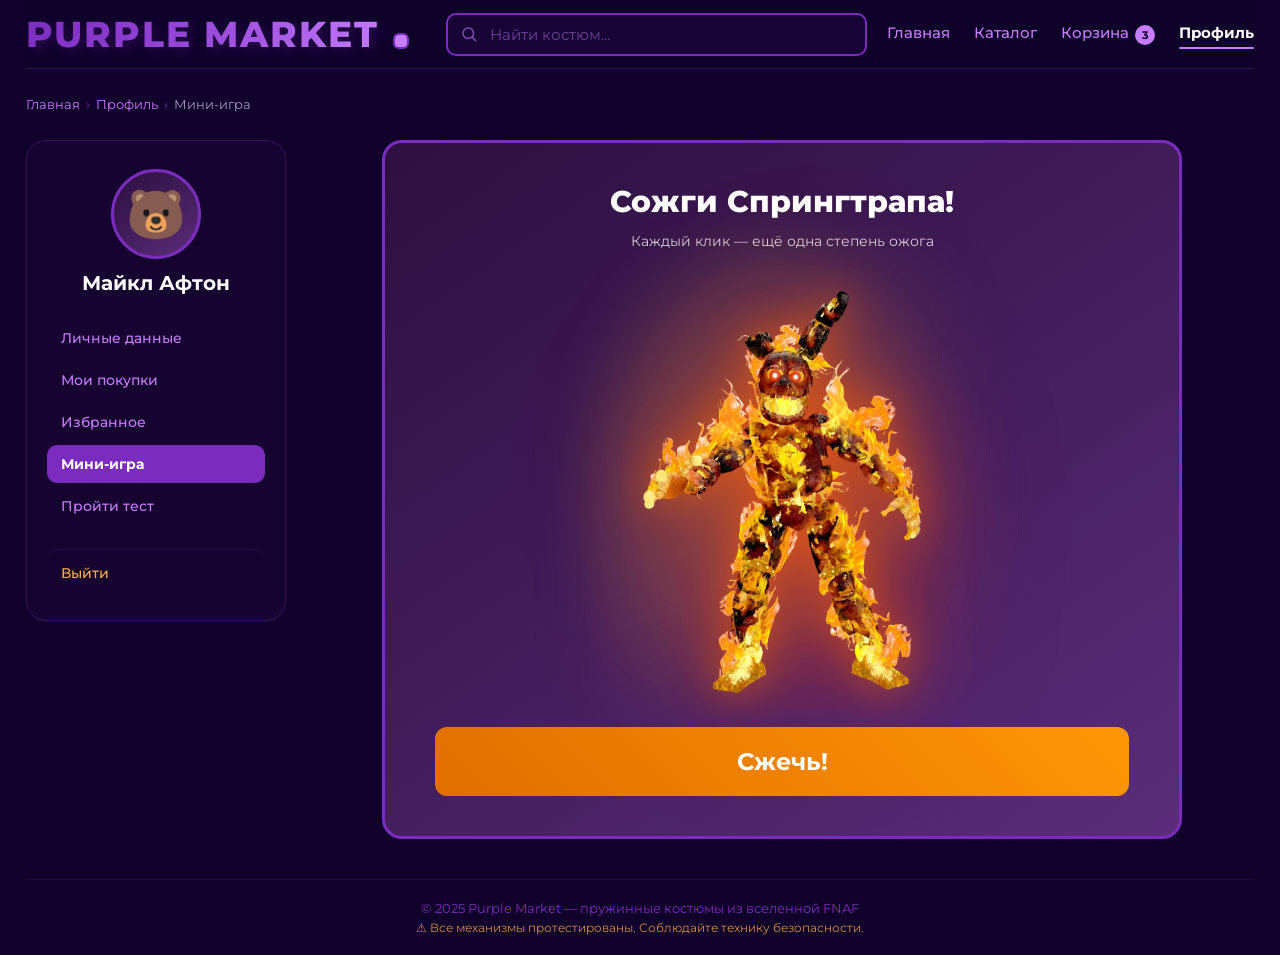
<file: mini-game.html>
<!DOCTYPE html>
<html lang="ru">
<head>
    <link rel="stylesheet" href="mini-game.css">
    <meta charset="UTF-8">
    <meta name="viewport" content="width=device-width, initial-scale=1.0">
    <title>Сожги Спрингтрапа | Purple Market</title>
    <link rel="preconnect" href="https://fonts.googleapis.com">
    <link rel="preconnect" href="https://fonts.gstatic.com" crossorigin>
    <link href="https://fonts.googleapis.com/css2?family=Montserrat:wght@400;500;600;700;800;900&display=swap" rel="stylesheet">
</head>
<body>
    <!-- ===== ХЕДЕР (из профиля) ===== -->
    <div class="header">
        <h1 class="logo">Purple Market</h1>
        <div class="search-wrap">
            <svg class="search-icon" width="18" height="18" viewBox="0 0 24 24" fill="none" xmlns="http://www.w3.org/2000/svg">
                <circle cx="11" cy="11" r="7" stroke="currentColor" stroke-width="2"/>
                <path d="M21 21L16.65 16.65" stroke="currentColor" stroke-width="2" stroke-linecap="round"/>
            </svg>
            <input class="search" type="text" placeholder="Найти костюм..." />
        </div>
        <div class="links">
            <a class="a" href="index.html">Главная</a>
            <a class="a" href="catalog.html">Каталог</a>
            <a class="a" href="cart.html">Корзина <span class="cart-badge">3</span></a>
            <a class="a active" href="profile.html">Профиль</a>
        </div>
    </div>

    <!-- ===== ХЛЕБНЫЕ КРОШКИ ===== -->
    <div class="breadcrumbs">
        <a href="index.html">Главная</a>
        <span class="breadcrumb-sep">›</span>
        <a href="profile.html">Профиль</a>
        <span class="breadcrumb-sep">›</span>
        <span class="breadcrumb-current">Мини-игра</span>
    </div>

    <!-- ===== ОСНОВНАЯ СЕТКА (как в профиле) ===== -->
    <div class="profile-layout">
        <!-- Боковая панель (из профиля) -->
        <aside class="profile-sidebar">
            <div class="profile-avatar">🐻</div>
            <h2 class="profile-username">Майкл Афтон</h2>
            <nav class="profile-nav">
                <a href="#" class="profile-nav-link">Личные данные</a>
                <a href="pokupki.html" class="profile-nav-link">Мои покупки</a>
                <a href="favourites.html" class="profile-nav-link">Избранное</a>
                <a href="mini-game.html" class="profile-nav-link active">Мини-игра</a>
                <a href="test.html" class="profile-nav-link">Пройти тест</a>
                <a href="#" class="profile-nav-link logout">Выйти</a>
            </nav>
        </aside>

        <!-- Основной контент (игра) -->
        <main class="profile-content">
            <div class="game-container">
                <h2 class="title">Сожги Спрингтрапа!</h2>
                <div class="sub">Каждый клик — ещё одна степень ожога</div>

                <div class="springtrap-area" id="clickArea">
                    <img class="img" src="./img/springtrap.png" alt="Спрингтрап">
                </div>
  
                <button class="button" id="fireButton">Сжечь!</button>
            </div>
        </main>
    </div>

    <!-- ===== ФУТЕР (из профиля) ===== -->
    <footer class="footer">
        <div class="footer-content">
            <p>© 2025 Purple Market — пружинные костюмы из вселенной FNAF</p>
            <p class="footer-warning">⚠ Все механизмы протестированы. Соблюдайте технику безопасности.</p>
        </div>
    </footer>
</body>
</html>
</file>
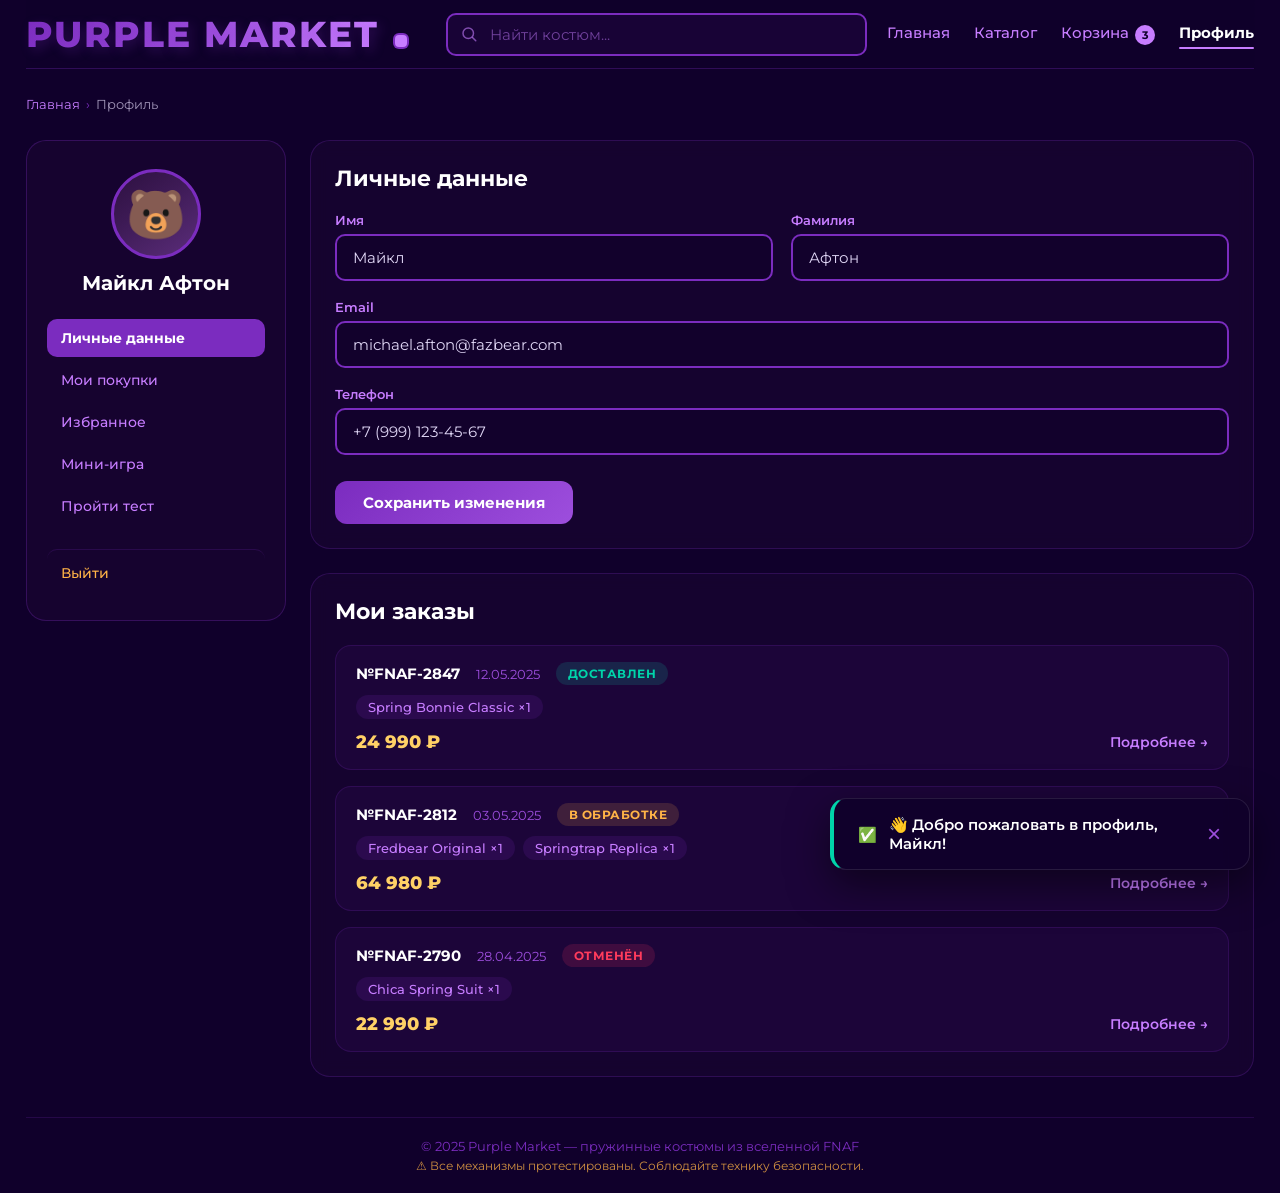
<file: profile.html>
<!-- profile.html -->
<!DOCTYPE html>
<html lang="ru">
<head>
    <link rel="stylesheet" href="profile.css">
    <meta charset="UTF-8">
    <meta name="viewport" content="width=device-width, initial-scale=1.0">
    <title>Профиль | Purple Market</title>
    <link rel="preconnect" href="https://fonts.googleapis.com">
    <link rel="preconnect" href="https://fonts.gstatic.com" crossorigin>
    <link href="https://fonts.googleapis.com/css2?family=Montserrat:wght@400;500;600;700;800;900&display=swap" rel="stylesheet">
    <link rel="stylesheet" href="profile.css">
</head>
<body>
    <div class="header">
        <h1 class="logo">Purple Market</h1>
        <div class="search-wrap">
            <svg class="search-icon" width="18" height="18" viewBox="0 0 24 24" fill="none" xmlns="http://www.w3.org/2000/svg">
                <circle cx="11" cy="11" r="7" stroke="currentColor" stroke-width="2"/>
                <path d="M21 21L16.65 16.65" stroke="currentColor" stroke-width="2" stroke-linecap="round"/>
            </svg>
            <input class="search" type="text" placeholder="Найти костюм..." />
        </div>
        <div class="links">
            <a class="a" href="index.html">Главная</a>
            <a class="a" href="catalog.html">Каталог</a>
            <a class="a" href="cart.html">Корзина <span class="cart-badge">3</span></a>
            <a class="a active" href="profile.html">Профиль</a>
        </div>
    </div>

    <div class="breadcrumbs">
        <a href="index.html">Главная</a>
        <span class="breadcrumb-sep">›</span>
        <span class="breadcrumb-current">Профиль</span>
    </div>

    <div class="profile-layout">
        <!-- Боковая панель -->
        <aside class="profile-sidebar">
            <div class="profile-avatar">🐻</div>
            <h2 class="profile-username">Майкл Афтон</h2>
            <nav class="profile-nav">
                <a href="#" class="profile-nav-link active">Личные данные</a>
                <a href="pokypki.html" class="profile-nav-link">Мои покупки</a>
                <a href="favourites.html" class="profile-nav-link">Избранное</a>
                <a href="mini-game.html" class="profile-nav-link">Мини-игра</a>
                <a href="test.html" class="profile-nav-link">Пройти тест</a>
                <a href="#" class="profile-nav-link logout">Выйти</a>
            </nav>
        </aside>

        <!-- Основной контент -->
        <main class="profile-content">
            <!-- Секция личных данных -->
            <section class="profile-section">
                <h2 class="section-title">Личные данные</h2>
                <form class="profile-form">
                    <div class="form-row">
                        <div class="form-group">
                            <label class="form-label" for="firstName">Имя</label>
                            <input type="text" id="firstName" class="form-input" value="Майкл">
                        </div>
                        <div class="form-group">
                            <label class="form-label" for="lastName">Фамилия</label>
                            <input type="text" id="lastName" class="form-input" value="Афтон">
                        </div>
                    </div>
                    <div class="form-group">
                        <label class="form-label" for="email">Email</label>
                        <input type="email" id="email" class="form-input" value="michael.afton@fazbear.com">
                    </div>
                    <div class="form-group">
                        <label class="form-label" for="phone">Телефон</label>
                        <input type="tel" id="phone" class="form-input" value="+7 (999) 123-45-67">
                    </div>
                    <button type="submit" class="save-btn">Сохранить изменения</button>
                </form>
            </section>

            <!-- Секция с заказами -->
            <section class="profile-section">
                <h2 class="section-title">Мои заказы</h2>
                <div class="orders-list">
                    <!-- Заказ 1 -->
                    <div class="order-card">
                        <div class="order-header">
                            <span class="order-number">№FNAF-2847</span>
                            <span class="order-date">12.05.2025</span>
                            <span class="order-status delivered">Доставлен</span>
                        </div>
                        <div class="order-items">
                            <span class="order-item">Spring Bonnie Classic ×1</span>
                        </div>
                        <div class="order-footer">
                            <span class="order-total">24 990 ₽</span>
                            <a href="#" class="order-details-link">Подробнее →</a>
                        </div>
                    </div>

                    <!-- Заказ 2 -->
                    <div class="order-card">
                        <div class="order-header">
                            <span class="order-number">№FNAF-2812</span>
                            <span class="order-date">03.05.2025</span>
                            <span class="order-status processing">В обработке</span>
                        </div>
                        <div class="order-items">
                            <span class="order-item">Fredbear Original ×1</span>
                            <span class="order-item">Springtrap Replica ×1</span>
                        </div>
                        <div class="order-footer">
                            <span class="order-total">64 980 ₽</span>
                            <a href="#" class="order-details-link">Подробнее →</a>
                        </div>
                    </div>

                    <!-- Заказ 3 (отменён) -->
                    <div class="order-card">
                        <div class="order-header">
                            <span class="order-number">№FNAF-2790</span>
                            <span class="order-date">28.04.2025</span>
                            <span class="order-status cancelled">Отменён</span>
                        </div>
                        <div class="order-items">
                            <span class="order-item">Chica Spring Suit ×1</span>
                        </div>
                        <div class="order-footer">
                            <span class="order-total">22 990 ₽</span>
                            <a href="#" class="order-details-link">Подробнее →</a>
                        </div>
                    </div>
                </div>
            </section>
        </main>
    </div>

    <footer class="footer">
        <div class="footer-content">
            <p>© 2025 Purple Market — пружинные костюмы из вселенной FNAF</p>
            <p class="footer-warning">⚠ Все механизмы протестированы. Соблюдайте технику безопасности.</p>
        </div>
    </footer>

    <script src="profile.js"></script>
</body>
</html>
</file>
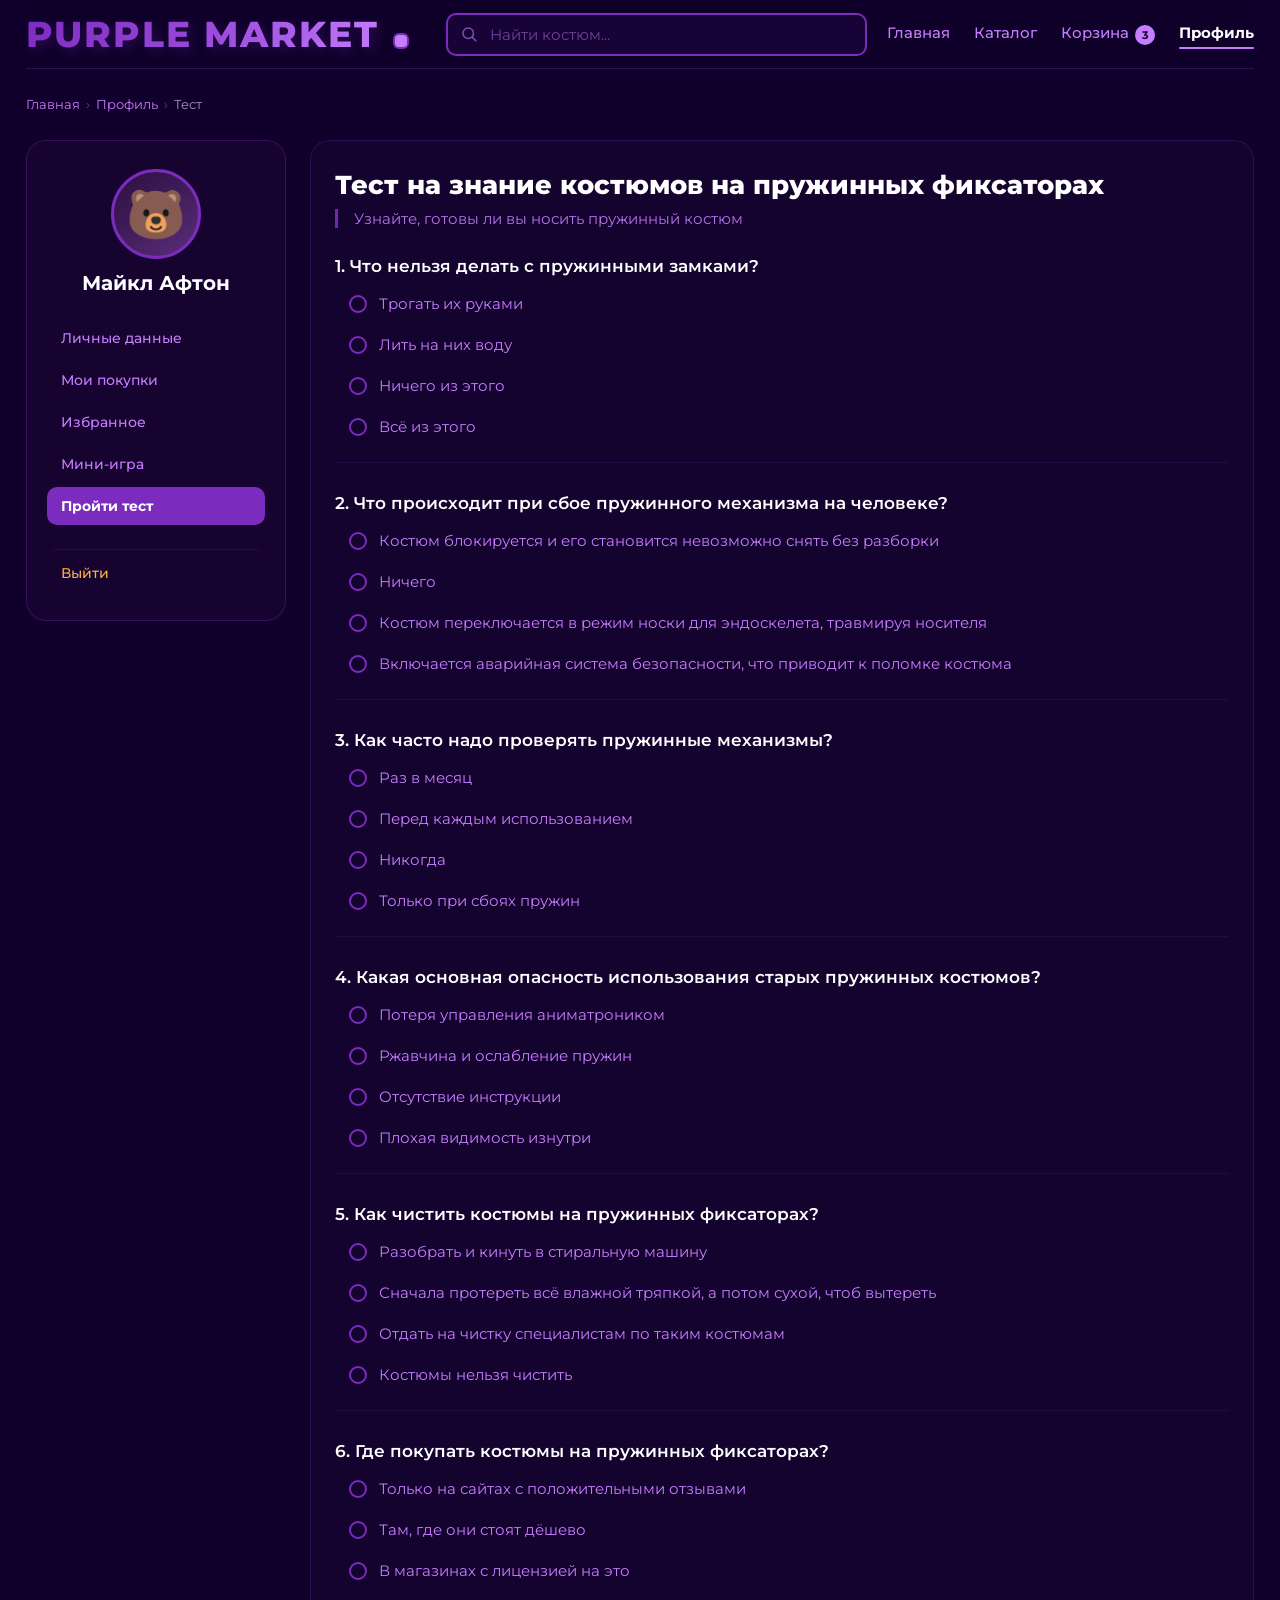
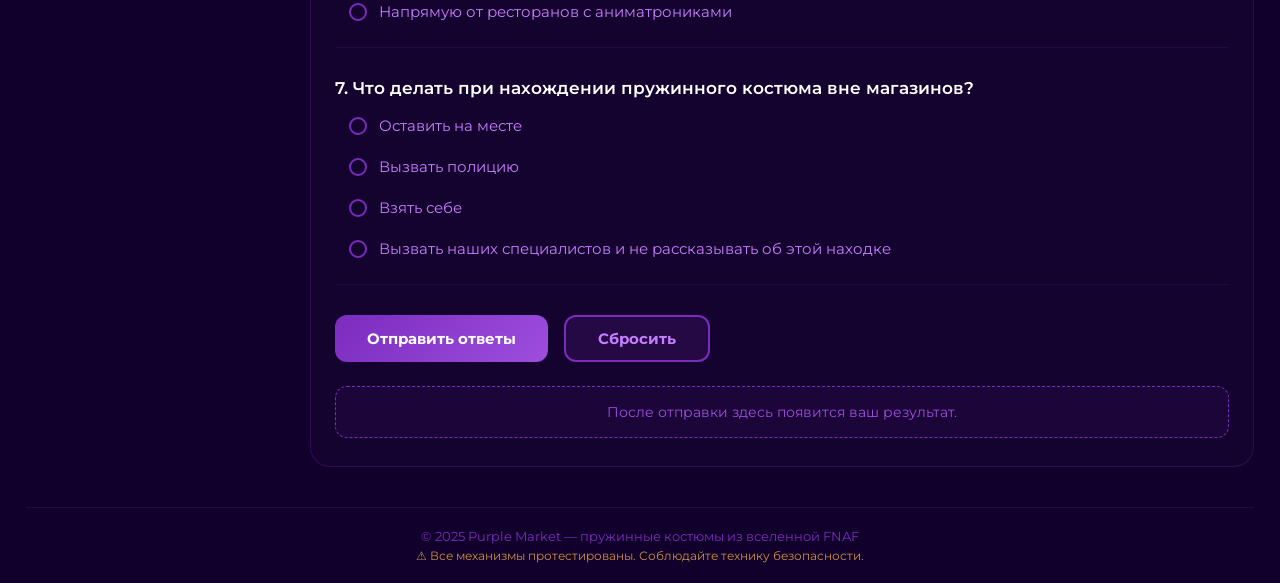
<file: test.html>
<!-- test.html -->
<!DOCTYPE html>
<html lang="ru">
<head>
    <meta charset="UTF-8">
    <meta name="viewport" content="width=device-width, initial-scale=1.0">
    <title>Тест | Purple Market</title>
    <link rel="preconnect" href="https://fonts.googleapis.com">
    <link rel="preconnect" href="https://fonts.gstatic.com" crossorigin>
    <link href="https://fonts.googleapis.com/css2?family=Montserrat:wght@400;500;600;700;800;900&display=swap" rel="stylesheet">
    <link rel="stylesheet" href="test.css">
</head>
<body>
    <!-- ХЕДЕР -->
    <div class="header">
        <h1 class="logo">Purple Market</h1>
        <div class="search-wrap">
            <svg class="search-icon" width="18" height="18" viewBox="0 0 24 24" fill="none" xmlns="http://www.w3.org/2000/svg">
                <circle cx="11" cy="11" r="7" stroke="currentColor" stroke-width="2"/>
                <path d="M21 21L16.65 16.65" stroke="currentColor" stroke-width="2" stroke-linecap="round"/>
            </svg>
            <input class="search" type="text" placeholder="Найти костюм..." />
        </div>
        <div class="links">
            <a class="a" href="index.html">Главная</a>
            <a class="a" href="catalog.html">Каталог</a>
            <a class="a" href="cart.html">Корзина <span class="cart-badge">3</span></a>
            <a class="a active" href="profile.html">Профиль</a>
        </div>
    </div>

    <!-- ХЛЕБНЫЕ КРОШКИ -->
    <div class="breadcrumbs">
        <a href="index.html">Главная</a>
        <span class="breadcrumb-sep">›</span>
        <a href="profile.html">Профиль</a>
        <span class="breadcrumb-sep">›</span>
        <span class="breadcrumb-current">Тест</span>
    </div>

    <!-- ОСНОВНАЯ СЕТКА -->
    <div class="test-layout">
        <!-- БОКОВАЯ ПАНЕЛЬ -->
        <aside class="profile-sidebar">
            <div class="profile-avatar">🐻</div>
            <h2 class="profile-username">Майкл Афтон</h2>
            <nav class="profile-nav">
                <a href="#" class="profile-nav-link">Личные данные</a>
                <a href="pokypki.html" class="profile-nav-link">Мои покупки</a>
                <a href="favourites.html" class="profile-nav-link">Избранное</a>
                <a href="mini-game.html" class="profile-nav-link">Мини-игра</a>
                <a href="test.html" class="profile-nav-link active">Пройти тест</a>
                <a href="#" class="profile-nav-link logout">Выйти</a>
            </nav>
        </aside>

        <!-- ОСНОВНОЙ КОНТЕНТ -->
        <main class="test-content">
            <section class="test-section">
                <h2 class="section-title">Тест на знание костюмов на пружинных фиксаторах</h2>
                <p class="test-description">
                    Узнайте, готовы ли вы носить пружинный костюм
                </p>

                <!-- Вопрос 1 -->
                <div class="question-block">
                    <h3 class="question-title">1. Что нельзя делать с пружинными замками?</h3>
                    <div class="options">
                        <label class="option">
                            <input type="radio" name="q1" value="a">
                            Трогать их руками
                        </label>
                        <label class="option">
                            <input type="radio" name="q1" value="b">
                            Лить на них воду
                        </label>
                        <label class="option">
                            <input type="radio" name="q1" value="c">
                            Ничего из этого
                        </label>
                        <label class="option">
                            <input type="radio" name="q1" value="d">
                            Всё из этого
                        </label>
                    </div>
                </div>

                <!-- Вопрос 2 -->
                <div class="question-block">
                    <h3 class="question-title">2. Что происходит при сбое пружинного механизма на человеке?</h3>
                    <div class="options">
                        <label class="option">
                            <input type="radio" name="q2" value="a">
                            Костюм блокируется и его становится невозможно снять без разборки
                        </label>
                        <label class="option">
                            <input type="radio" name="q2" value="b">
                            Ничего
                        </label>
                        <label class="option">
                            <input type="radio" name="q2" value="c">
                            Костюм переключается в режим носки для эндоскелета, травмируя носителя
                        </label>
                        <label class="option">
                            <input type="radio" name="q2" value="d">
                            Включается аварийная система безопасности, что приводит к поломке костюма
                        </label>
                    </div>
                </div>

                <!-- Вопрос 3 -->
                <div class="question-block">
                    <h3 class="question-title">3. Как часто надо проверять пружинные механизмы?</h3>
                    <div class="options">
                        <label class="option">
                            <input type="radio" name="q3" value="a">
                            Раз в месяц
                        </label>
                        <label class="option">
                            <input type="radio" name="q3" value="b">
                            Перед каждым использованием
                        </label>
                        <label class="option">
                            <input type="radio" name="q3" value="c">
                            Никогда
                        </label>
                        <label class="option">
                            <input type="radio" name="q3" value="d">
                            Только при сбоях пружин
                        </label>
                    </div>
                </div>

                <!-- Вопрос 4 -->
                <div class="question-block">
                    <h3 class="question-title">4. Какая основная опасность использования старых пружинных костюмов?</h3>
                    <div class="options">
                        <label class="option">
                            <input type="radio" name="q4" value="a">
                            Потеря управления аниматроником
                        </label>
                        <label class="option">
                            <input type="radio" name="q4" value="b">
                            Ржавчина и ослабление пружин
                        </label>
                        <label class="option">
                            <input type="radio" name="q4" value="c">
                            Отсутствие инструкции
                        </label>
                        <label class="option">
                            <input type="radio" name="q4" value="d">
                            Плохая видимость изнутри
                        </label>
                    </div>
                </div>

                <!-- Вопрос 5 -->
                <div class="question-block">
                    <h3 class="question-title">5. Как чистить костюмы на пружинных фиксаторах?</h3>
                    <div class="options">
                        <label class="option">
                            <input type="radio" name="q5" value="a">
                            Разобрать и кинуть в стиральную машину
                        </label>
                        <label class="option">
                            <input type="radio" name="q5" value="b">
                            Сначала протереть всё влажной тряпкой, а потом сухой, чтоб вытереть
                        </label>
                        <label class="option">
                            <input type="radio" name="q5" value="c">
                            Отдать на чистку специалистам по таким костюмам
                        </label>
                        <label class="option">
                            <input type="radio" name="q5" value="d">
                            Костюмы нельзя чистить
                        </label>
                    </div>
                </div>

                <!-- Вопрос 6 -->
                <div class="question-block">
                    <h3 class="question-title">6. Где покупать костюмы на пружинных фиксаторах?</h3>
                    <div class="options">
                        <label class="option">
                            <input type="radio" name="q6" value="a">
                            Только на сайтах с положительными отзывами
                        </label>
                        <label class="option">
                            <input type="radio" name="q6" value="b">
                            Там, где они стоят дёшево
                        </label>
                        <label class="option">
                            <input type="radio" name="q6" value="c">
                            В магазинах с лицензией на это
                        </label>
                        <label class="option">
                            <input type="radio" name="q6" value="d">
                            Напрямую от ресторанов с аниматрониками
                        </label>
                    </div>
                </div>

                <!-- Вопрос 7 -->
                <div class="question-block">
                    <h3 class="question-title">7. Что делать при нахождении пружинного костюма вне магазинов?</h3>
                    <div class="options">
                        <label class="option">
                            <input type="radio" name="q7" value="a">
                            Оставить на месте
                        </label>
                        <label class="option">
                            <input type="radio" name="q7" value="b">
                            Вызвать полицию
                        </label>
                        <label class="option">
                            <input type="radio" name="q7" value="c">
                            Взять себе
                        </label>
                        <label class="option">
                            <input type="radio" name="q7" value="d">
                            Вызвать наших специалистов и не рассказывать об этой находке
                        </label>
                    </div>
                </div>

                <!-- Кнопки управления тестом -->
                <div class="test-actions">
                    <button class="btn-submit" type="button">Отправить ответы</button>
                    <button class="btn-reset" type="reset">Сбросить</button>
                </div>

                <!-- Декоративный результат -->
                <div class="test-result-placeholder">
                    <p>После отправки здесь появится ваш результат.</p>
                </div>
            </section>
        </main>
    </div>

    <!-- ФУТЕР -->
    <footer class="footer">
        <div class="footer-content">
            <p>© 2025 Purple Market — пружинные костюмы из вселенной FNAF</p>
            <p class="footer-warning">⚠ Все механизмы протестированы. Соблюдайте технику безопасности.</p>
        </div>
    </footer>
</body>
</html>
</file>
<file: mini-game.css>
* {
    margin: 0;
    padding: 0;
    box-sizing: border-box;
}

body {
    font-family: 'Montserrat', sans-serif;
    background-color: #10002B;
    color: #E0D6F5;
    max-width: 100vw;
    overflow-x: hidden;
    padding: 80px 2vw 0 2vw;
    min-height: 100vh;
}

/* ===== ХЕДЕР (из профиля) ===== */
.logo {
    font-size: 36px;
    font-weight: 800;
    letter-spacing: 2px;
    text-transform: uppercase;
    background: linear-gradient(135deg, #7B2CBF 0%, #9D4EDD 45%, #C77DFF 80%);
    background-clip: text;
    -webkit-background-clip: text;
    color: transparent;
    -webkit-text-fill-color: transparent;
    text-shadow: 4px 4px 12px rgba(123, 44, 191, 0.25);
    position: relative;
    display: inline-block;
    transition: all 0.3s ease;
    min-width: 400px;
}

.logo::after {
    content: "";
    display: inline-block;
    width: 12px;
    height: 12px;
    margin-left: 16px;
    background: #C77DFF;
    border-radius: 4px;
    box-shadow: 0 0 0 2px #7B2CBF;
}

.header {
    display: flex;
    gap: 20px;
    position: fixed;
    z-index: 100;
    align-items: center;
    width: calc(100% - 4vw);
    top: 0;
    padding: 12px 0;
    background-color: rgba(16, 0, 43, 0.92);
    backdrop-filter: blur(12px);
    -webkit-backdrop-filter: blur(12px);
    border-bottom: 1px solid rgba(123, 44, 191, 0.3);
}

.links {
    display: flex;
    justify-content: flex-end;
    gap: 24px;
    flex-wrap: wrap;
    margin-left: auto;
}

.a {
    color: #C77DFF;
    text-decoration: none;
    font-weight: 500;
    font-size: 15px;
    position: relative;
    transition: color 0.3s;
    white-space: nowrap;
}

.a:hover {
    color: #fff;
}

.a.active {
    color: #fff;
    font-weight: 700;
}

.a.active::after {
    content: '';
    position: absolute;
    bottom: -4px;
    left: 0;
    width: 100%;
    height: 2px;
    background: #C77DFF;
    border-radius: 2px;
}

.cart-badge {
    display: inline-block;
    background: #C77DFF;
    color: #10002B;
    font-size: 11px;
    font-weight: 700;
    width: 20px;
    height: 20px;
    line-height: 20px;
    text-align: center;
    border-radius: 50%;
    margin-left: 2px;
    vertical-align: middle;
}

.search-wrap {
    position: relative;
    flex: 1;
    min-width: 200px;
    max-width: 1000px;
    width: 100%;
}

.search-icon {
    position: absolute;
    left: 14px;
    top: 50%;
    transform: translateY(-50%);
    color: rgba(199, 125, 255, 0.6);
    pointer-events: none;
    transition: color 0.3s ease;
}

.search {
    padding: 10px 16px 10px 42px;
    border-radius: 10px;
    border: 2px solid #7B2CBF;
    background-color: rgba(123, 44, 191, 0.08);
    color: #E0D6F5;
    font-size: 15px;
    transition: all 0.3s ease;
    width: 100%;
    font-family: 'Montserrat', sans-serif;
}

.search:focus {
    outline: none;
    box-shadow: 0px 0px 14px rgba(199, 125, 255, 0.5);
    border-color: #C77DFF;
    background-color: rgba(123, 44, 191, 0.15);
}

.search:focus ~ .search-icon,
.search-wrap:focus-within .search-icon {
    color: #C77DFF;
}

.search:hover {
    border-color: #C77DFF;
}

.search::placeholder {
    color: rgba(199, 125, 255, 0.5);
}

/* ===== ХЛЕБНЫЕ КРОШКИ===== */
.breadcrumbs {
    padding: 16px 0 8px;
    font-size: 13px;
    color: #9D4EDD;
    display: flex;
    gap: 6px;
    flex-wrap: wrap;
}

.breadcrumbs a {
    color: #C77DFF;
    text-decoration: none;
    transition: color 0.2s;
}

.breadcrumbs a:hover {
    color: #fff;
}

.breadcrumb-sep {
    color: #7B2CBF;
}

.breadcrumb-current {
    color: #E0D6F5;
    opacity: 0.7;
}

/* ===== ОСНОВНАЯ СЕТКА (из профиля)===== */
.profile-layout {
    display: grid;
    grid-template-columns: 260px 1fr;
    gap: 24px;
    margin: 20px 0 40px;
}

/* ===== БОКОВАЯ ПАНЕЛЬ===== */
.profile-sidebar {
    background: rgba(26, 5, 51, 0.7);
    border: 1px solid rgba(123, 44, 191, 0.3);
    border-radius: 20px;
    padding: 28px 20px;
    backdrop-filter: blur(8px);
    -webkit-backdrop-filter: blur(8px);
    display: flex;
    flex-direction: column;
    align-items: center;
    height: fit-content;
    position: sticky;
    top: 90px;
}

.profile-avatar {
    width: 90px;
    height: 90px;
    border-radius: 50%;
    background: linear-gradient(145deg, #2D1040 0%, #3D1A55 40%, #5B2D7A 100%);
    display: flex;
    align-items: center;
    justify-content: center;
    font-size: 48px;
    margin-bottom: 12px;
    border: 3px solid #7B2CBF;
}

.profile-username {
    font-size: 20px;
    font-weight: 700;
    color: #fff;
    margin-bottom: 24px;
    text-align: center;
    word-break: break-word;
}

.profile-nav {
    display: flex;
    flex-direction: column;
    width: 100%;
    gap: 4px;
}

.profile-nav-link {
    display: block;
    padding: 10px 14px;
    border-radius: 10px;
    color: #C77DFF;
    text-decoration: none;
    font-weight: 500;
    font-size: 14px;
    transition: all 0.3s;
}

.profile-nav-link:hover {
    background: rgba(123, 44, 191, 0.15);
    color: #fff;
}

.profile-nav-link.active {
    background: #7B2CBF;
    color: #fff;
    font-weight: 700;
}

.profile-nav-link.logout {
    margin-top: 20px;
    color: #FFB347;
    border-top: 1px solid rgba(123, 44, 191, 0.2);
    padding-top: 14px;
}

.profile-nav-link.logout:hover {
    background: rgba(255, 59, 92, 0.1);
    color: #FF3B5C;
}

/* ===== ОСНОВНОЙ КОНТЕНТ ===== */
.profile-content {
    display: flex;
    flex-direction: column;
    gap: 24px;
}

/* ===== ИГРА С ОГНЕМ ===== */
.game-container {
    background: linear-gradient(145deg, #2D1040 0%, #3D1A55 40%, #5B2D7A 100%);
    border: 3px solid #7B2CBF;
    display: flex;
    flex-direction: column;
    justify-content: center;
    align-items: center;
    padding: 40px;
    padding-right: 50px;
    padding-left: 50px;
    border-radius: 20px;
    gap: 12px;
    max-width: 800px;
    width: 100%;
    margin: 0 auto;
}

.title {
    font-size: 30px;
    font-weight: 800;
    color: #fff;
}

.sub {
    color: rgba(255, 255, 255, 0.8);
    font-size: 14px;
    margin-bottom: 8px;
}

/* ===== ОБЛАСТЬ С ОГНЕМ ===== */
.springtrap-area {
    position: relative;
    display: flex;
    justify-content: center;
    align-items: center;
    padding: 20px;
    border-radius: 20px;
    transition: all 0.15s ease;
    cursor: pointer;
    
    /* Базовый огненный фон */
    background: radial-gradient(ellipse at 50% 50%, rgba(255, 120, 0, 0.15) 0%, rgba(255, 60, 0, 0.05) 50%, transparent 80%);
    /* box-shadow: 
        inset 0 0 80px 20px rgba(255, 80, 0, 0.15),
        0 0 40px 10px rgba(255, 80, 0, 0.20); */
}

/* Огненная обводка прямо на картинке */
.springtrap-area .img {
    position: relative;
    z-index: 2;
    display: block;
    max-height: 45vh;
    max-width: 100%;
    border-radius: 12px;
    pointer-events: none;
    user-select: none;
    filter: drop-shadow(0 0 20px rgba(255, 100, 0, 0.5))
            drop-shadow(0 0 40px rgba(255, 60, 0, 0.3))
            drop-shadow(0 0 80px rgba(255, 30, 0, 0.15));
    transition: filter 0.1s ease;
}

/* Мерцание огня - фоновое пламя */
.springtrap-area::before {
    content: '';
    position: absolute;
    inset: -15px;
    border-radius: 50%;
    background: radial-gradient(ellipse at 30% 40%, rgba(255, 180, 50, 0.25) 0%, transparent 60%),
                radial-gradient(ellipse at 70% 60%, rgba(255, 100, 20, 0.20) 0%, transparent 50%);
    filter: blur(30px);
    z-index: 0;
    animation: fireGlow1 1.5s infinite alternate;
    pointer-events: none;
    width: 120%;
    height: 120%;
    top: -10%;
    left: -10%;
}

/* Мерцание огня - дополнительный слой */
.springtrap-area::after {
    content: '';
    position: absolute;
    inset: -25px;
    border-radius: 30px;
    background: radial-gradient(ellipse at 60% 30%, rgba(255, 220, 80, 0.15) 0%, transparent 50%),
                radial-gradient(ellipse at 20% 70%, rgba(255, 150, 50, 0.12) 0%, transparent 40%);
    filter: blur(35px);
    z-index: 0;
    animation: fireGlow2 2.8s infinite alternate ease-in-out;
    pointer-events: none;
}

/* ===== УСИЛЕНИЕ ОГНЯ ПРИ КЛИКЕ ===== */
.springtrap-area:active {
    background: radial-gradient(ellipse at 50% 50%, rgba(255, 150, 0, 0.35) 0%, rgba(255, 80, 0, 0.20) 40%, rgba(255, 40, 0, 0.10) 70%, transparent 100%);
    box-shadow: 
        inset 0 0 120px 40px rgba(255, 120, 0, 0.30),
        0 0 80px 30px rgba(255, 80, 0, 0.50),
        0 0 150px 50px rgba(255, 40, 0, 0.30);
    transition: all 0.05s ease;
}

.springtrap-area:active .img {
    filter: drop-shadow(0 0 40px rgba(255, 150, 0, 0.9))
            drop-shadow(0 0 80px rgba(255, 100, 0, 0.7))
            drop-shadow(0 0 150px rgba(255, 60, 0, 0.5))
            drop-shadow(0 0 200px rgba(200, 30, 0, 0.3));
    transition: filter 0.05s ease;
}

.springtrap-area:active::before {
    background: radial-gradient(ellipse at 30% 40%, rgba(255, 220, 80, 0.40) 0%, transparent 55%),
                radial-gradient(ellipse at 70% 60%, rgba(255, 150, 40, 0.35) 0%, transparent 45%),
                radial-gradient(ellipse at 50% 80%, rgba(255, 80, 20, 0.25) 0%, transparent 40%);
    filter: blur(15px);
    transition: all 0.05s ease;
}

.springtrap-area:active::after {
    background: radial-gradient(ellipse at 60% 30%, rgba(255, 255, 120, 0.30) 0%, transparent 45%),
                radial-gradient(ellipse at 20% 70%, rgba(255, 200, 80, 0.25) 0%, transparent 35%);
    filter: blur(25px);
    transition: all 0.05s ease;
}

/* ===== АНИМАЦИИ МЕРЦАНИЯ ===== */
@keyframes fireGlow1 {
    0% { opacity: 0.4; transform: scale(1) rotate(-2deg); }
    25% { opacity: 1; transform: scale(1.06) rotate(1.5deg); }
    50% { opacity: 0.5; transform: scale(0.95) rotate(-2deg); }
    75% { opacity: 0.9; transform: scale(1.04) rotate(2.5deg); }
    100% { opacity: 0.6; transform: scale(0.98) rotate(-0.5deg); }
}

@keyframes fireGlow2 {
    0% { opacity: 0.2; transform: scale(1) rotate(0deg); }
    35% { opacity: 0.8; transform: scale(1.10) rotate(-3deg); }
    65% { opacity: 0.3; transform: scale(0.92) rotate(3deg); }
    100% { opacity: 0.6; transform: scale(1.05) rotate(-1.5deg); }
}

.button {
    background: linear-gradient(45deg, #E06F00, #FF9606);
    border: 0;
    padding: 20px 50px;
    border-radius: 12px;
    font-size: 24px;
    font-weight: 700;
    color: #fff;
    cursor: pointer;
    transition: all 0.2s ease;
    font-family: 'Montserrat', sans-serif;
    width: 100%;
    position: relative;
    z-index: 2;
}

.button:hover {
    transform: scale(1.03);
    box-shadow: 0 8px 30px rgba(255, 149, 5, 0.4);
}

.button:active {
    transform: scale(0.95);
    background: linear-gradient(45deg, #C44D00, #E06F00);
}

/* ===== ФУТЕР (из профиля) ===== */
.footer {
    margin-top: 40px;
    padding: 20px 0;
    border-top: 1px solid rgba(123, 44, 191, 0.2);
    text-align: center;
    color: #7B2CBF;
    font-size: 13px;
}

.footer-warning {
    margin-top: 4px;
    font-size: 12px;
    color: #FFB347;
    opacity: 0.8;
}

/* ===== АДАПТИВНОСТЬ ===== */
@media (max-width: 900px) {
    .profile-layout {
        grid-template-columns: 1fr;
    }

    .profile-sidebar {
        position: static;
        flex-direction: row;
        flex-wrap: wrap;
        justify-content: center;
        gap: 16px;
        padding: 20px;
    }

    .profile-avatar {
        width: 70px;
        height: 70px;
        font-size: 36px;
        margin-bottom: 0;
    }

    .profile-username {
        margin-bottom: 0;
        font-size: 18px;
    }

    .profile-nav {
        flex-direction: row;
        flex-wrap: wrap;
        justify-content: center;
        width: auto;
    }

    .profile-nav-link.logout {
        margin-top: 0;
        border-top: none;
        padding-top: 10px;
    }

    .header {
        flex-wrap: wrap;
        gap: 10px;
    }

    .links {
        gap: 14px;
    }

    .search {
        max-width: 100%;
        order: 3;
        flex: 1 1 100%;
    }

    .logo {
        font-size: 28px;
        min-width: auto;
    }

    .game-container {
        padding: 24px;
    }

    .springtrap-area .img {
        max-height: 30vh;
    }

    .button {
        padding: 16px;
        font-size: 20px;
    }
}

@media (max-width: 560px) {
    body {
        padding: 70px 10px 0 10px;
    }

    .game-container {
        padding: 16px;
    }

    .title {
        font-size: 22px;
    }

    .button {
        font-size: 18px;
        padding: 14px;
    }

    .springtrap-area .img {
        max-height: 25vh;
    }

    .springtrap-area {
        padding: 12px;
    }
}
</file>
<file: profile.css>
/* profile.css */
* {
    margin: 0;
    padding: 0;
    box-sizing: border-box;
}

body {
    font-family: 'Montserrat', sans-serif;
    background-color: #10002B;
    color: #E0D6F5;
    max-width: 100vw;
    overflow-x: hidden;
    padding: 80px 2vw 0 2vw;
    min-height: 100vh;
}

/* ---------- HEADER (как в каталоге) ---------- */
.logo {
    font-size: 36px;
    font-weight: 800;
    letter-spacing: 2px;
    text-transform: uppercase;
    background: linear-gradient(135deg, #7B2CBF 0%, #9D4EDD 45%, #C77DFF 80%);
    background-clip: text;
    -webkit-background-clip: text;
    color: transparent;
    -webkit-text-fill-color: transparent;
    text-shadow: 4px 4px 12px rgba(123, 44, 191, 0.25);
    position: relative;
    display: inline-block;
    transition: all 0.3s ease;
    min-width: 400px;
}

.logo::after {
    content: "";
    display: inline-block;
    width: 12px;
    height: 12px;
    margin-left: 16px;
    background: #C77DFF;
    border-radius: 4px;
    box-shadow: 0 0 0 2px #7B2CBF;
}

.header {
    display: flex;
    gap: 20px;
    position: fixed;
    z-index: 100;
    align-items: center;
    width: calc(100% - 4vw);
    top: 0;
    padding: 12px 0;
    background-color: rgba(16, 0, 43, 0.92);
    backdrop-filter: blur(12px);
    -webkit-backdrop-filter: blur(12px);
    border-bottom: 1px solid rgba(123, 44, 191, 0.3);
}

.links {
    display: flex;
    justify-content: flex-end;
    gap: 24px;
    flex-wrap: wrap;
    margin-left: auto;
}

.a {
    color: #C77DFF;
    text-decoration: none;
    font-weight: 500;
    font-size: 15px;
    position: relative;
    transition: color 0.3s;
    white-space: nowrap;
}

.a:hover {
    color: #fff;
}

.a.active {
    color: #fff;
    font-weight: 700;
}

.a.active::after {
    content: '';
    position: absolute;
    bottom: -4px;
    left: 0;
    width: 100%;
    height: 2px;
    background: #C77DFF;
    border-radius: 2px;
}

.cart-badge {
    display: inline-block;
    background: #C77DFF;
    color: #10002B;
    font-size: 11px;
    font-weight: 700;
    width: 20px;
    height: 20px;
    line-height: 20px;
    text-align: center;
    border-radius: 50%;
    margin-left: 2px;
    vertical-align: middle;
}

.search-wrap {
    position: relative;
    flex: 1;
    min-width: 200px;
    max-width: 1000px;
    width: 100%;
}

.search-icon {
    position: absolute;
    left: 14px;
    top: 50%;
    transform: translateY(-50%);
    color: rgba(199, 125, 255, 0.6);
    pointer-events: none;
    transition: color 0.3s ease;
}

.search {
    padding: 10px 16px 10px 42px;
    border-radius: 10px;
    border: 2px solid #7B2CBF;
    background-color: rgba(123, 44, 191, 0.08);
    color: #E0D6F5;
    font-size: 15px;
    transition: all 0.3s ease;
    width: 100%;
    font-family: 'Montserrat', sans-serif;
}

.search:focus {
    outline: none;
    box-shadow: 0px 0px 14px rgba(199, 125, 255, 0.5);
    border-color: #C77DFF;
    background-color: rgba(123, 44, 191, 0.15);
}

.search:focus ~ .search-icon,
.search-wrap:focus-within .search-icon {
    color: #C77DFF;
}

.search:hover {
    border-color: #C77DFF;
}

.search::placeholder {
    color: rgba(199, 125, 255, 0.5);
}

/* ---------- ХЛЕБНЫЕ КРОШКИ ---------- */
.breadcrumbs {
    padding: 16px 0 8px;
    font-size: 13px;
    color: #9D4EDD;
    display: flex;
    gap: 6px;
    flex-wrap: wrap;
}

.breadcrumbs a {
    color: #C77DFF;
    text-decoration: none;
    transition: color 0.2s;
}

.breadcrumbs a:hover {
    color: #fff;
}

.breadcrumb-sep {
    color: #7B2CBF;
}

.breadcrumb-current {
    color: #E0D6F5;
    opacity: 0.7;
}

/* ---------- ОСНОВНАЯ СЕТКА ПРОФИЛЯ ---------- */
.profile-layout {
    display: grid;
    grid-template-columns: 260px 1fr;
    gap: 24px;
    margin: 20px 0 40px;
}

/* ---------- БОКОВАЯ ПАНЕЛЬ ---------- */
.profile-sidebar {
    background: rgba(26, 5, 51, 0.7);
    border: 1px solid rgba(123, 44, 191, 0.3);
    border-radius: 20px;
    padding: 28px 20px;
    backdrop-filter: blur(8px);
    -webkit-backdrop-filter: blur(8px);
    display: flex;
    flex-direction: column;
    align-items: center;
    height: fit-content;
    position: sticky;
    top: 90px;
}

.profile-avatar {
    width: 90px;
    height: 90px;
    border-radius: 50%;
    background: linear-gradient(145deg, #2D1040 0%, #3D1A55 40%, #5B2D7A 100%);
    display: flex;
    align-items: center;
    justify-content: center;
    font-size: 48px;
    margin-bottom: 12px;
    border: 3px solid #7B2CBF;
}

.profile-username {
    font-size: 20px;
    font-weight: 700;
    color: #fff;
    margin-bottom: 24px;
    text-align: center;
    word-break: break-word;
}

.profile-nav {
    display: flex;
    flex-direction: column;
    width: 100%;
    gap: 4px;
}

.profile-nav-link {
    display: block;
    padding: 10px 14px;
    border-radius: 10px;
    color: #C77DFF;
    text-decoration: none;
    font-weight: 500;
    font-size: 14px;
    transition: all 0.3s;
}

.profile-nav-link:hover {
    background: rgba(123, 44, 191, 0.15);
    color: #fff;
}

.profile-nav-link.active {
    background: #7B2CBF;
    color: #fff;
    font-weight: 700;
}

.profile-nav-link.logout {
    margin-top: 20px;
    color: #FFB347;
    border-top: 1px solid rgba(123, 44, 191, 0.2);
    padding-top: 14px;
}

.profile-nav-link.logout:hover {
    background: rgba(255, 59, 92, 0.1);
    color: #FF3B5C;
}

/* ---------- ОСНОВНОЙ КОНТЕНТ ---------- */
.profile-content {
    display: flex;
    flex-direction: column;
    gap: 24px;
}

.profile-section {
    background: rgba(26, 5, 51, 0.6);
    border: 1px solid rgba(123, 44, 191, 0.25);
    border-radius: 20px;
    padding: 24px;
    backdrop-filter: blur(8px);
    -webkit-backdrop-filter: blur(8px);
}

.section-title {
    font-size: 22px;
    font-weight: 700;
    color: #fff;
    margin-bottom: 20px;
}

/* ---------- ФОРМА ЛИЧНЫХ ДАННЫХ ---------- */
.profile-form {
    display: flex;
    flex-direction: column;
    gap: 18px;
}

.form-row {
    display: grid;
    grid-template-columns: 1fr 1fr;
    gap: 18px;
}

.form-group {
    display: flex;
    flex-direction: column;
    gap: 6px;
}

.form-label {
    font-size: 13px;
    font-weight: 600;
    color: #C77DFF;
}

.form-input {
    padding: 12px 16px;
    border-radius: 10px;
    border: 2px solid #7B2CBF;
    background: rgba(16, 0, 43, 0.5);
    color: #E0D6F5;
    font-size: 15px;
    font-family: 'Montserrat', sans-serif;
    transition: all 0.3s;
}

.form-input:focus {
    outline: none;
    border-color: #C77DFF;
    box-shadow: 0 0 10px rgba(199, 125, 255, 0.3);
    background: rgba(123, 44, 191, 0.1);
}

.save-btn {
    align-self: flex-start;
    padding: 12px 28px;
    margin-top: 8px;
    background: linear-gradient(135deg, #7B2CBF, #9D4EDD);
    border: none;
    border-radius: 12px;
    color: #fff;
    font-weight: 700;
    font-size: 15px;
    cursor: pointer;
    transition: all 0.3s;
    font-family: 'Montserrat', sans-serif;
}

.save-btn:hover {
    background: linear-gradient(135deg, #9D4EDD, #C77DFF);
    box-shadow: 0 8px 25px rgba(123, 44, 191, 0.5);
    transform: translateY(-2px);
}

/* ---------- ЗАКАЗЫ ---------- */
.orders-list {
    display: flex;
    flex-direction: column;
    gap: 16px;
}

.order-card {
    background: rgba(123, 44, 191, 0.08);
    border: 1px solid rgba(123, 44, 191, 0.2);
    border-radius: 16px;
    padding: 16px 20px;
    transition: all 0.3s;
}

.order-card:hover {
    border-color: #C77DFF;
    background: rgba(123, 44, 191, 0.15);
    box-shadow: 0 4px 15px rgba(123, 44, 191, 0.2);
}

.order-header {
    display: flex;
    align-items: center;
    gap: 16px;
    flex-wrap: wrap;
    margin-bottom: 10px;
}

.order-number {
    font-weight: 700;
    color: #fff;
    font-size: 15px;
}

.order-date {
    color: #9D4EDD;
    font-size: 13px;
}

.order-status {
    padding: 4px 12px;
    border-radius: 20px;
    font-size: 12px;
    font-weight: 700;
    letter-spacing: 0.5px;
    text-transform: uppercase;
}

.order-status.delivered {
    background: rgba(0, 212, 170, 0.15);
    color: #00D4AA;
}

.order-status.processing {
    background: rgba(255, 179, 71, 0.15);
    color: #FFB347;
}

.order-status.cancelled {
    background: rgba(255, 59, 92, 0.15);
    color: #FF3B5C;
}

.order-items {
    display: flex;
    flex-wrap: wrap;
    gap: 8px;
    margin-bottom: 12px;
}

.order-item {
    background: rgba(123, 44, 191, 0.15);
    color: #C77DFF;
    padding: 4px 12px;
    border-radius: 20px;
    font-size: 13px;
    font-weight: 500;
}

.order-footer {
    display: flex;
    justify-content: space-between;
    align-items: center;
}

.order-total {
    font-size: 18px;
    font-weight: 800;
    color: #FFD166;
}

.order-details-link {
    color: #C77DFF;
    text-decoration: none;
    font-weight: 600;
    font-size: 14px;
    transition: color 0.2s;
}

.order-details-link:hover {
    color: #fff;
}

/* ---------- ФУТЕР ---------- */
.footer {
    margin-top: 40px;
    padding: 20px 0;
    border-top: 1px solid rgba(123, 44, 191, 0.2);
    text-align: center;
    color: #7B2CBF;
    font-size: 13px;
}

.footer-warning {
    margin-top: 4px;
    font-size: 12px;
    color: #FFB347;
    opacity: 0.8;
}

/* ---------- АДАПТИВНОСТЬ ---------- */
@media (max-width: 900px) {
    .profile-layout {
        grid-template-columns: 1fr;
    }

    .profile-sidebar {
        position: static;
        flex-direction: row;
        flex-wrap: wrap;
        justify-content: center;
        gap: 16px;
        padding: 20px;
    }

    .profile-avatar {
        width: 70px;
        height: 70px;
        font-size: 36px;
        margin-bottom: 0;
    }

    .profile-username {
        margin-bottom: 0;
        font-size: 18px;
    }

    .profile-nav {
        flex-direction: row;
        flex-wrap: wrap;
        justify-content: center;
        width: auto;
    }

    .profile-nav-link.logout {
        margin-top: 0;
        border-top: none;
        padding-top: 10px;
    }

    .header {
        flex-wrap: wrap;
        gap: 10px;
    }

    .links {
        gap: 14px;
    }

    .search {
        max-width: 100%;
        order: 3;
        flex: 1 1 100%;
    }

    .logo {
        font-size: 28px;
        min-width: auto;
    }
}

@media (max-width: 560px) {
    body {
        padding: 70px 10px 0 10px;
    }

    .profile-section {
        padding: 16px;
    }

    .form-row {
        grid-template-columns: 1fr;
    }

    .order-header {
        flex-direction: column;
        align-items: flex-start;
        gap: 6px;
    }

    .order-footer {
        flex-direction: column;
        align-items: flex-start;
        gap: 8px;
    }
}
</file>
<file: test.css>
/* test.css */
* {
    margin: 0;
    padding: 0;
    box-sizing: border-box;
}

body {
    font-family: 'Montserrat', sans-serif;
    background-color: #10002B;
    color: #E0D6F5;
    max-width: 100vw;
    overflow-x: hidden;
    padding: 80px 2vw 0 2vw;
    min-height: 100vh;
}

/* ---------- HEADER ---------- */
.logo {
    font-size: 36px;
    font-weight: 800;
    letter-spacing: 2px;
    text-transform: uppercase;
    background: linear-gradient(135deg, #7B2CBF 0%, #9D4EDD 45%, #C77DFF 80%);
    background-clip: text;
    -webkit-background-clip: text;
    color: transparent;
    -webkit-text-fill-color: transparent;
    text-shadow: 4px 4px 12px rgba(123, 44, 191, 0.25);
    position: relative;
    display: inline-block;
    transition: all 0.3s ease;
    min-width: 400px;
}

.logo::after {
    content: "";
    display: inline-block;
    width: 12px;
    height: 12px;
    margin-left: 16px;
    background: #C77DFF;
    border-radius: 4px;
    box-shadow: 0 0 0 2px #7B2CBF;
}

.header {
    display: flex;
    gap: 20px;
    position: fixed;
    z-index: 100;
    align-items: center;
    width: calc(100% - 4vw);
    top: 0;
    padding: 12px 0;
    background-color: rgba(16, 0, 43, 0.92);
    backdrop-filter: blur(12px);
    -webkit-backdrop-filter: blur(12px);
    border-bottom: 1px solid rgba(123, 44, 191, 0.3);
}

.links {
    display: flex;
    justify-content: flex-end;
    gap: 24px;
    flex-wrap: wrap;
    margin-left: auto;
}

.a {
    color: #C77DFF;
    text-decoration: none;
    font-weight: 500;
    font-size: 15px;
    position: relative;
    transition: color 0.3s;
    white-space: nowrap;
}

.a:hover {
    color: #fff;
}

.a.active {
    color: #fff;
    font-weight: 700;
}

.a.active::after {
    content: '';
    position: absolute;
    bottom: -4px;
    left: 0;
    width: 100%;
    height: 2px;
    background: #C77DFF;
    border-radius: 2px;
}

.cart-badge {
    display: inline-block;
    background: #C77DFF;
    color: #10002B;
    font-size: 11px;
    font-weight: 700;
    width: 20px;
    height: 20px;
    line-height: 20px;
    text-align: center;
    border-radius: 50%;
    margin-left: 2px;
    vertical-align: middle;
}

.search-wrap {
    position: relative;
    flex: 1;
    min-width: 200px;
    max-width: 1000px;
    width: 100%;
}

.search-icon {
    position: absolute;
    left: 14px;
    top: 50%;
    transform: translateY(-50%);
    color: rgba(199, 125, 255, 0.6);
    pointer-events: none;
    transition: color 0.3s ease;
}

.search {
    padding: 10px 16px 10px 42px;
    border-radius: 10px;
    border: 2px solid #7B2CBF;
    background-color: rgba(123, 44, 191, 0.08);
    color: #E0D6F5;
    font-size: 15px;
    transition: all 0.3s ease;
    width: 100%;
    font-family: 'Montserrat', sans-serif;
}

.search:focus {
    outline: none;
    box-shadow: 0px 0px 14px rgba(199, 125, 255, 0.5);
    border-color: #C77DFF;
    background-color: rgba(123, 44, 191, 0.15);
}

.search:focus ~ .search-icon,
.search-wrap:focus-within .search-icon {
    color: #C77DFF;
}

.search:hover {
    border-color: #C77DFF;
}

.search::placeholder {
    color: rgba(199, 125, 255, 0.5);
}

/* ---------- ХЛЕБНЫЕ КРОШКИ ---------- */
.breadcrumbs {
    padding: 16px 0 8px;
    font-size: 13px;
    color: #9D4EDD;
    display: flex;
    gap: 6px;
    flex-wrap: wrap;
}

.breadcrumbs a {
    color: #C77DFF;
    text-decoration: none;
    transition: color 0.2s;
}

.breadcrumbs a:hover {
    color: #fff;
}

.breadcrumb-sep {
    color: #7B2CBF;
}

.breadcrumb-current {
    color: #E0D6F5;
    opacity: 0.7;
}

/* ---------- ОСНОВНАЯ СЕТКА ---------- */
.test-layout {
    display: grid;
    grid-template-columns: 260px 1fr;
    gap: 24px;
    margin: 20px 0 40px;
}

/* ---------- БОКОВАЯ ПАНЕЛЬ ---------- */
.profile-sidebar {
    background: rgba(26, 5, 51, 0.7);
    border: 1px solid rgba(123, 44, 191, 0.3);
    border-radius: 20px;
    padding: 28px 20px;
    backdrop-filter: blur(8px);
    -webkit-backdrop-filter: blur(8px);
    display: flex;
    flex-direction: column;
    align-items: center;
    height: fit-content;
    position: sticky;
    top: 90px;
}

.profile-avatar {
    width: 90px;
    height: 90px;
    border-radius: 50%;
    background: linear-gradient(145deg, #2D1040 0%, #3D1A55 40%, #5B2D7A 100%);
    display: flex;
    align-items: center;
    justify-content: center;
    font-size: 48px;
    margin-bottom: 12px;
    border: 3px solid #7B2CBF;
}

.profile-username {
    font-size: 20px;
    font-weight: 700;
    color: #fff;
    margin-bottom: 24px;
    text-align: center;
    word-break: break-word;
}

.profile-nav {
    display: flex;
    flex-direction: column;
    width: 100%;
    gap: 4px;
}

.profile-nav-link {
    display: block;
    padding: 10px 14px;
    border-radius: 10px;
    color: #C77DFF;
    text-decoration: none;
    font-weight: 500;
    font-size: 14px;
    transition: all 0.3s;
}

.profile-nav-link:hover {
    background: rgba(123, 44, 191, 0.15);
    color: #fff;
}

.profile-nav-link.active {
    background: #7B2CBF;
    color: #fff;
    font-weight: 700;
}

.profile-nav-link.logout {
    margin-top: 20px;
    color: #FFB347;
    border-top: 1px solid rgba(123, 44, 191, 0.2);
    padding-top: 14px;
}

.profile-nav-link.logout:hover {
    background: rgba(255, 59, 92, 0.1);
    color: #FF3B5C;
}

/* ---------- КОНТЕНТ ТЕСТА ---------- */
.test-content {
    display: flex;
    flex-direction: column;
    gap: 24px;
}

.test-section {
    background: rgba(26, 5, 51, 0.6);
    border: 1px solid rgba(123, 44, 191, 0.25);
    border-radius: 20px;
    padding: 28px 24px;
    backdrop-filter: blur(8px);
    -webkit-backdrop-filter: blur(8px);
}

.section-title {
    font-size: 26px;
    font-weight: 800;
    color: #fff;
    margin-bottom: 8px;
}

.test-description {
    color: #C77DFF;
    font-size: 15px;
    margin-bottom: 28px;
    border-left: 3px solid #7B2CBF;
    padding-left: 16px;
    opacity: 0.9;
}

/* Вопросы */
.question-block {
    margin-bottom: 30px;
    padding-bottom: 20px;
    border-bottom: 1px solid rgba(123, 44, 191, 0.15);
}

.question-block:last-of-type {
    border-bottom: none;
    margin-bottom: 0;
    padding-bottom: 0;
}

.question-title {
    font-size: 17px;
    font-weight: 600;
    color: #fff;
    margin-bottom: 12px;
}

.options {
    display: flex;
    flex-direction: column;
    gap: 10px;
    padding-left: 4px;
}

.option {
    display: flex;
    align-items: center;
    gap: 12px;
    color: #C77DFF;
    font-size: 15px;
    cursor: pointer;
    transition: color 0.2s;
    padding: 6px 10px;
    border-radius: 8px;
}

.option:hover {
    color: #fff;
    background: rgba(123, 44, 191, 0.08);
}

.option input[type="radio"] {
    appearance: none;
    width: 18px;
    height: 18px;
    border: 2px solid #7B2CBF;
    border-radius: 50%;
    background: transparent;
    flex-shrink: 0;
    transition: all 0.2s;
    cursor: pointer;
}

.option input[type="radio"]:checked {
    border-color: #C77DFF;
    background: #C77DFF;
    box-shadow: inset 0 0 0 3px #10002B;
}

.option input[type="radio"]:focus {
    outline: none;
}

/* Кнопки теста */
.test-actions {
    display: flex;
    gap: 16px;
    margin-top: 28px;
    flex-wrap: wrap;
}

.btn-submit,
.btn-reset {
    padding: 12px 32px;
    border: none;
    border-radius: 12px;
    font-family: 'Montserrat', sans-serif;
    font-weight: 700;
    font-size: 15px;
    cursor: pointer;
    transition: all 0.3s;
}

.btn-submit {
    background: linear-gradient(135deg, #7B2CBF, #9D4EDD);
    color: #fff;
}

.btn-submit:hover {
    background: linear-gradient(135deg, #9D4EDD, #C77DFF);
    box-shadow: 0 8px 25px rgba(123, 44, 191, 0.5);
    transform: translateY(-2px);
}

.btn-reset {
    background: rgba(123, 44, 191, 0.15);
    color: #C77DFF;
    border: 2px solid #7B2CBF;
}

.btn-reset:hover {
    background: rgba(123, 44, 191, 0.3);
    color: #fff;
}

/* Заглушка результата */
.test-result-placeholder {
    margin-top: 24px;
    padding: 16px 20px;
    border-radius: 12px;
    background: rgba(123, 44, 191, 0.08);
    border: 1px dashed #7B2CBF;
    color: #9D4EDD;
    font-size: 14px;
    text-align: center;
}

/* ---------- ФУТЕР ---------- */
.footer {
    margin-top: 40px;
    padding: 20px 0;
    border-top: 1px solid rgba(123, 44, 191, 0.2);
    text-align: center;
    color: #7B2CBF;
    font-size: 13px;
}

.footer-warning {
    margin-top: 4px;
    font-size: 12px;
    color: #FFB347;
    opacity: 0.8;
}

/* ---------- АДАПТИВНОСТЬ ---------- */
@media (max-width: 900px) {
    .test-layout {
        grid-template-columns: 1fr;
    }

    .profile-sidebar {
        position: static;
        flex-direction: row;
        flex-wrap: wrap;
        justify-content: center;
        gap: 16px;
        padding: 20px;
    }

    .profile-avatar {
        width: 70px;
        height: 70px;
        font-size: 36px;
        margin-bottom: 0;
    }

    .profile-username {
        margin-bottom: 0;
        font-size: 18px;
    }

    .profile-nav {
        flex-direction: row;
        flex-wrap: wrap;
        justify-content: center;
        width: auto;
    }

    .profile-nav-link.logout {
        margin-top: 0;
        border-top: none;
        padding-top: 10px;
    }

    .header {
        flex-wrap: wrap;
        gap: 10px;
    }

    .links {
        gap: 14px;
    }

    .search {
        max-width: 100%;
        order: 3;
        flex: 1 1 100%;
    }

    .logo {
        font-size: 28px;
        min-width: auto;
    }
}

@media (max-width: 560px) {
    body {
        padding: 70px 10px 0 10px;
    }

    .test-section {
        padding: 18px 14px;
    }

    .section-title {
        font-size: 20px;
    }

    .question-title {
        font-size: 15px;
    }

    .option {
        font-size: 14px;
        padding: 4px 6px;
    }

    .test-actions {
        flex-direction: column;
        align-items: stretch;
    }

    .btn-submit,
    .btn-reset {
        text-align: center;
    }
}
</file>
